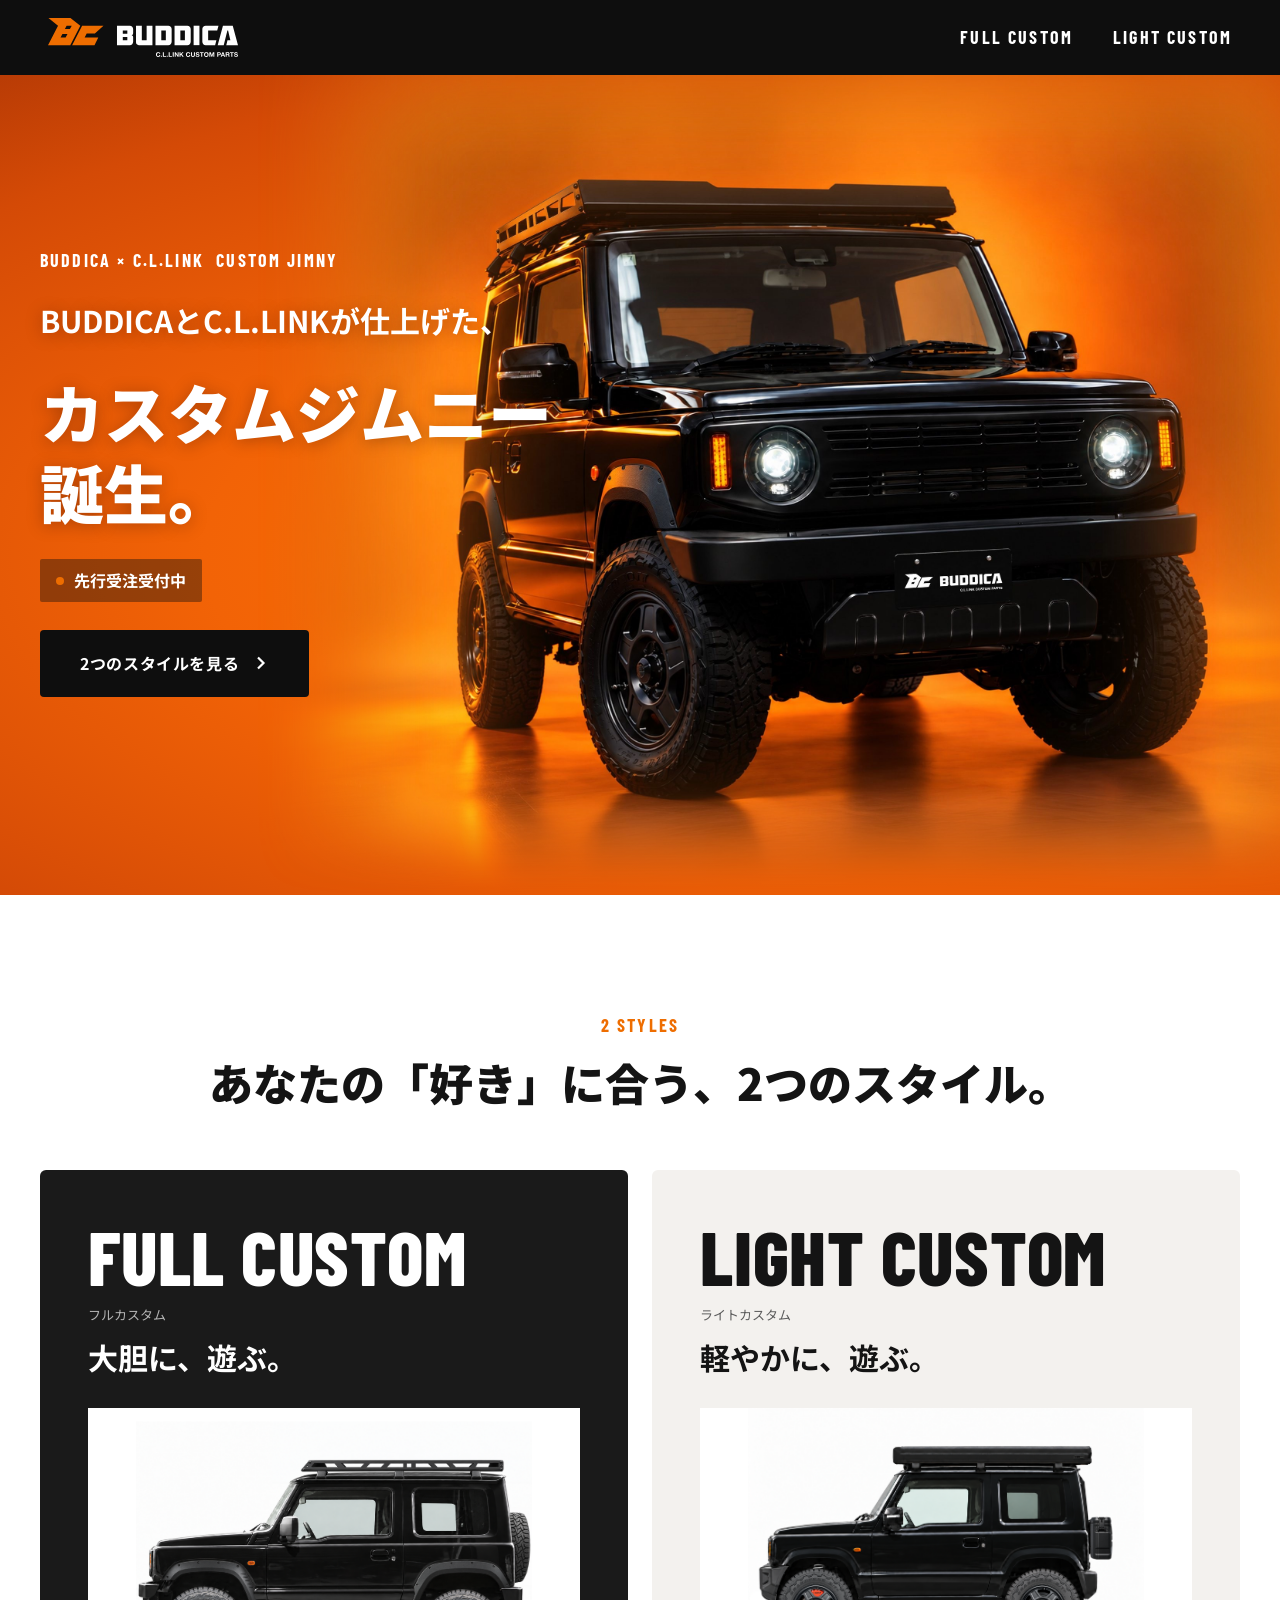
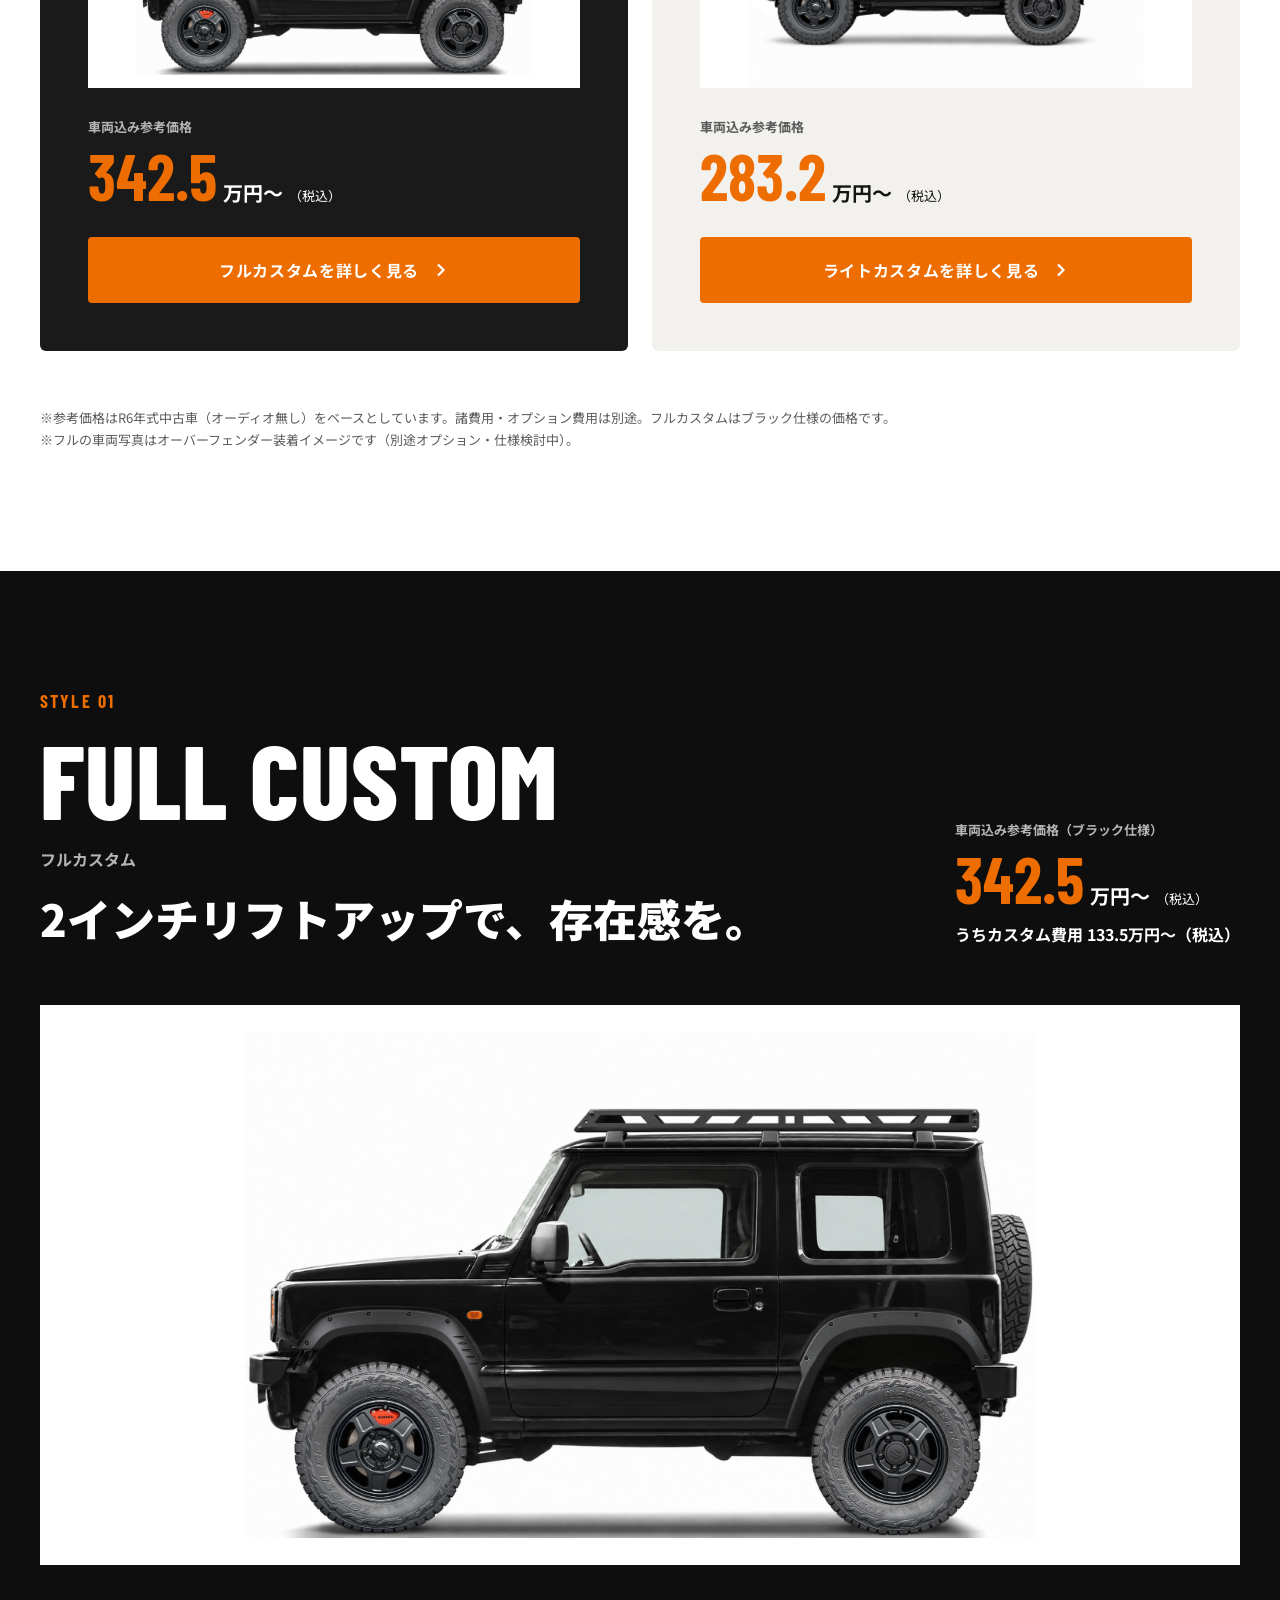
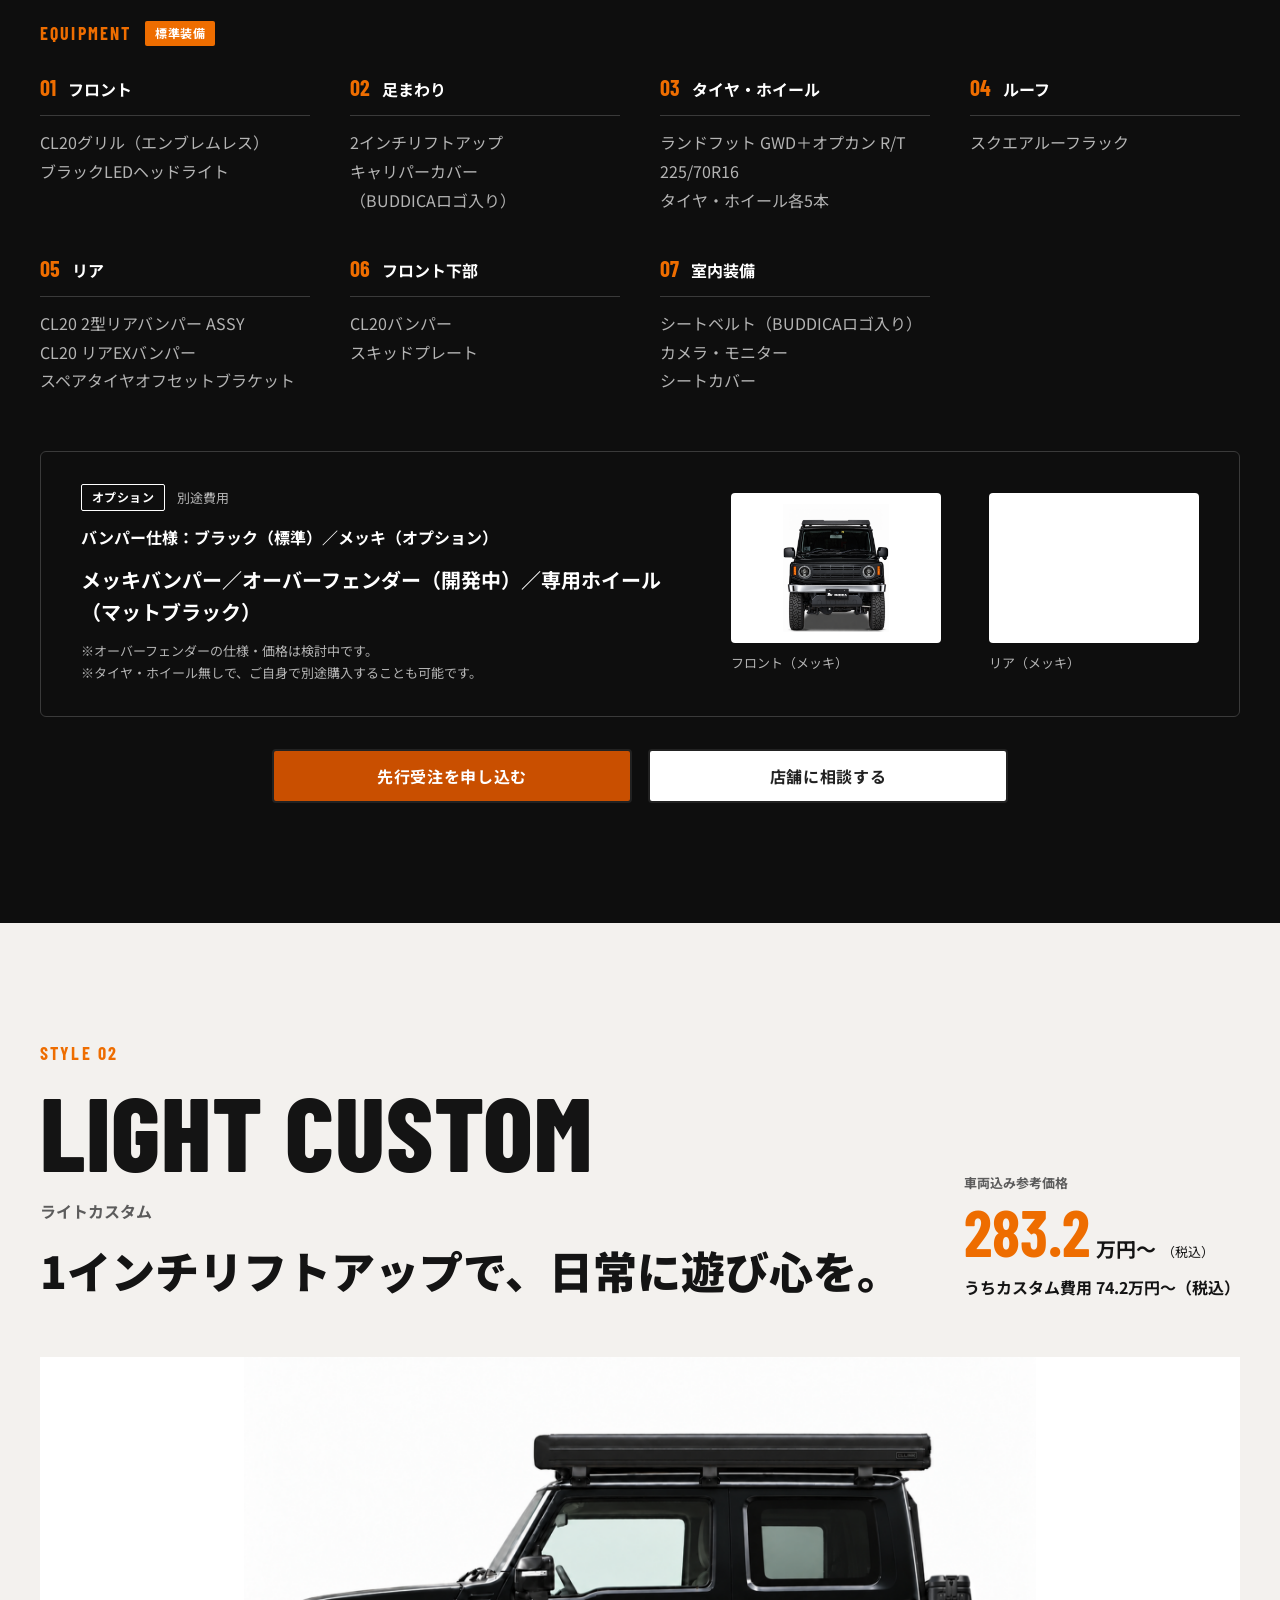
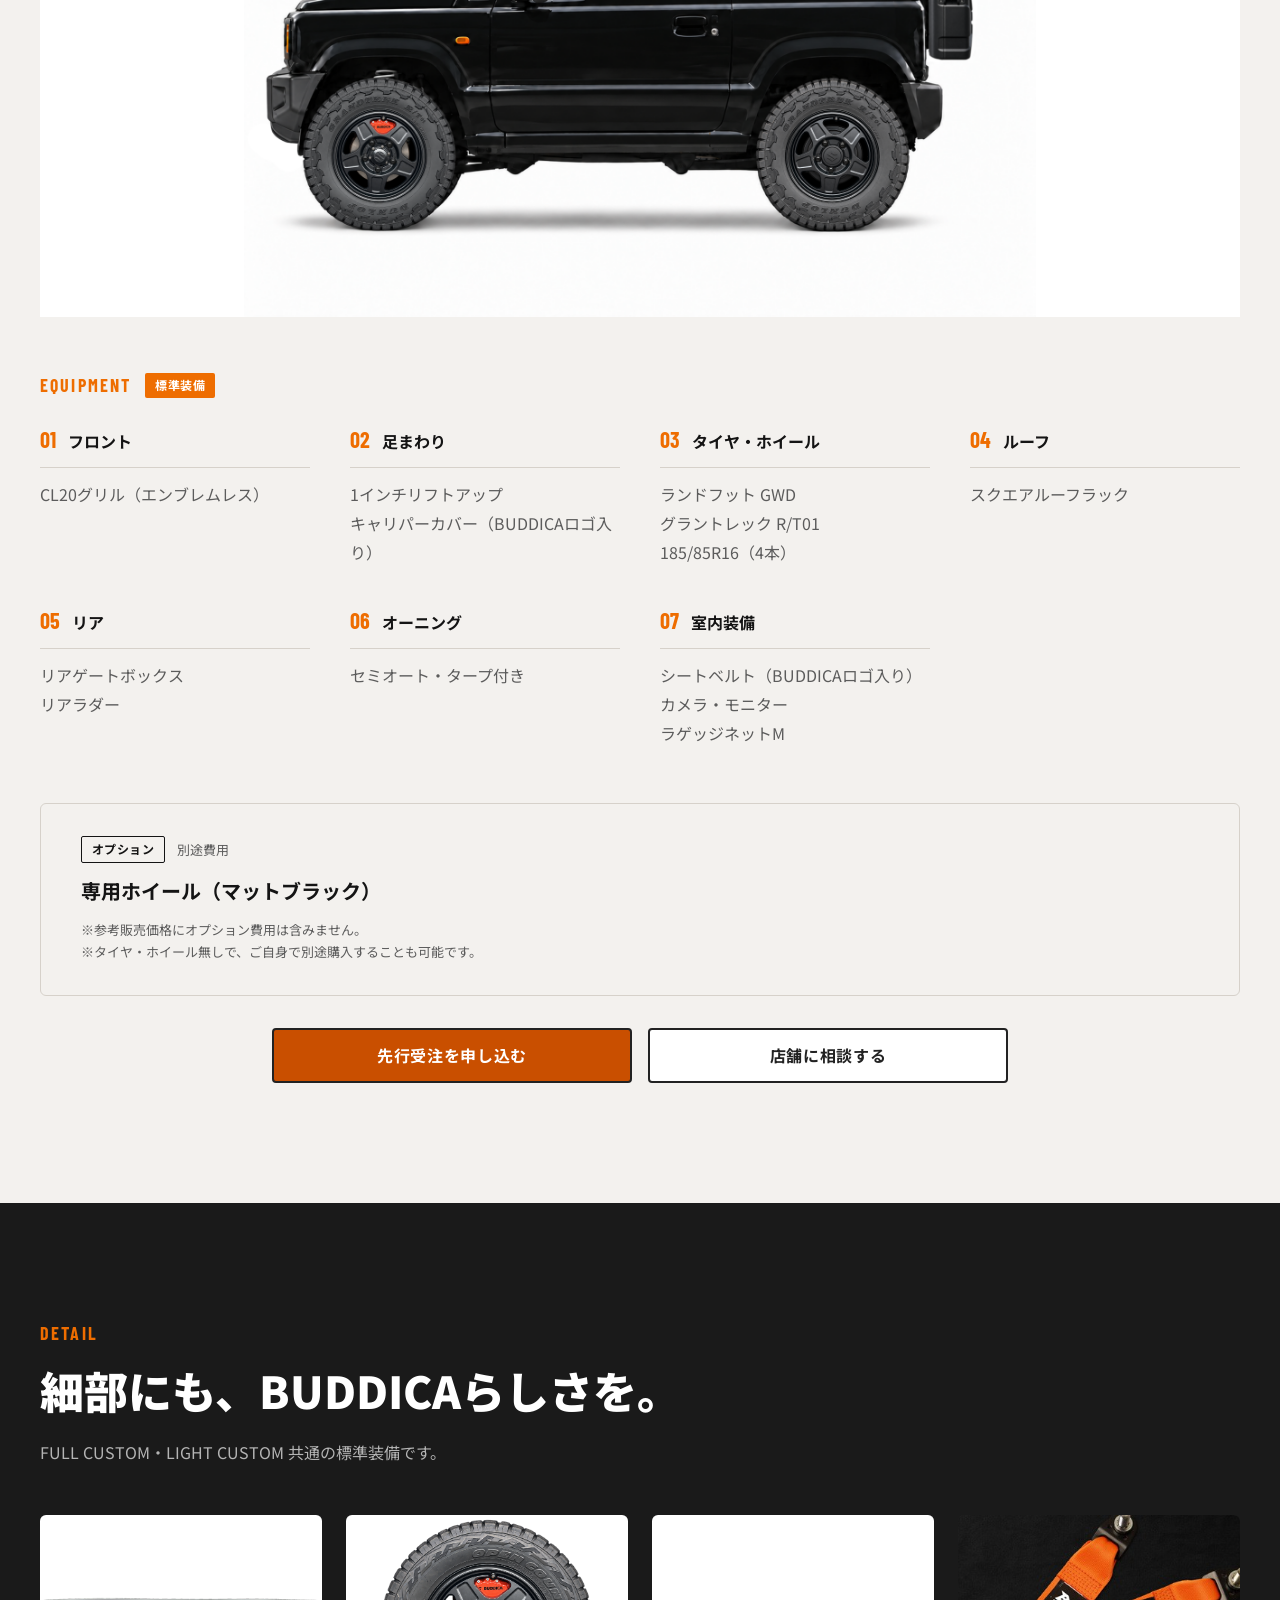
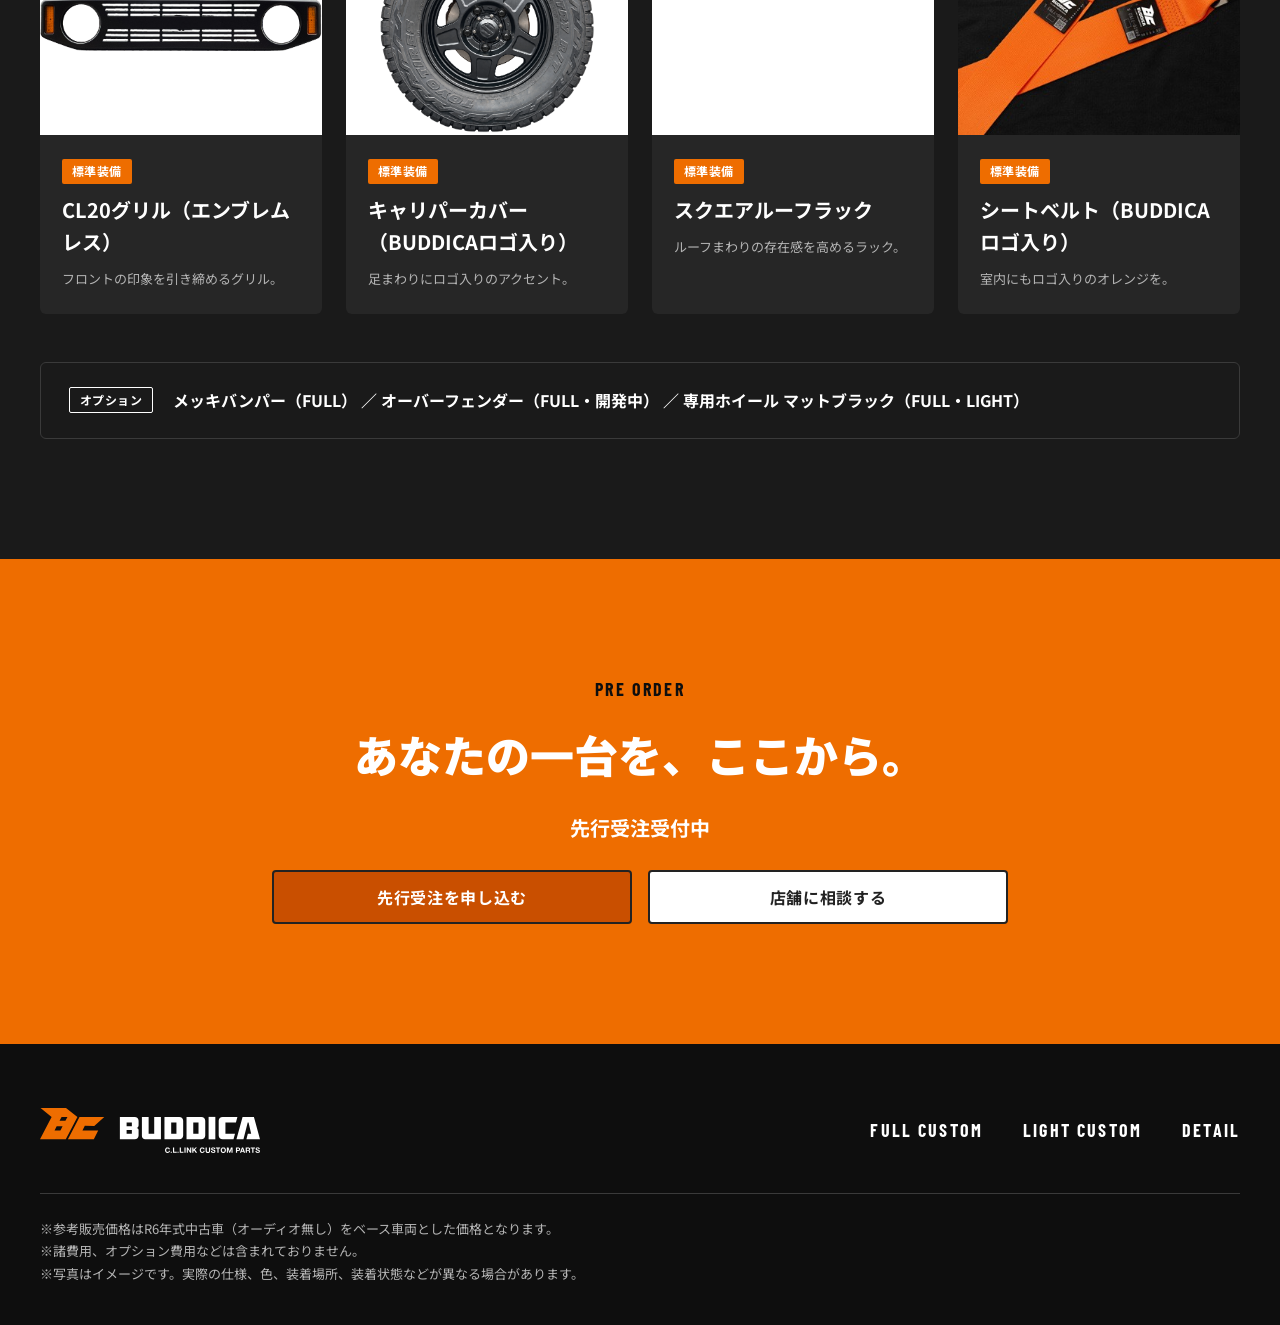
<file: public/jimny/index.html>
<!doctype html>
<html lang="ja"><head><meta charset="utf-8"><meta name="viewport" content="width=device-width,initial-scale=1"><meta name="robots" content="noindex,nofollow"><title>BUDDICA × C.L.LINK カスタムジムニー｜After_04確認用</title><meta name="description" content="BUDDICAとC.L.LINKが仕上げたカスタムジムニー。FULL CUSTOMとLIGHT CUSTOM、2つのスタイルをご紹介。"><link rel="icon" href="assets/favicon.svg" type="image/svg+xml">
<link rel="icon" href="assets/favicon-32.png" type="image/png" sizes="32x32">
<link rel="apple-touch-icon" href="assets/apple-touch-icon.png" sizes="180x180">
<meta property="og:type" content="website">
<meta property="og:locale" content="ja_JP">
<meta property="og:site_name" content="BUDDICA">
<meta property="og:title" content="BUDDICA × C.L.LINK カスタムジムニー">
<meta property="og:description" content="BUDDICAとC.L.LINKが仕上げたカスタムジムニー。FULL CUSTOMとLIGHT CUSTOM、2つのスタイルをご紹介。">
<meta property="og:url" content="https://fix-jimny-favicon-ogp.buddica-custom-jimny.pages.dev/jimny/">
<meta property="og:image" content="https://fix-jimny-favicon-ogp.buddica-custom-jimny.pages.dev/jimny/assets/ogp.png">
<meta property="og:image:type" content="image/png">
<meta property="og:image:width" content="1200">
<meta property="og:image:height" content="630">
<meta property="og:image:alt" content="BUDDICA × C.L.LINK カスタムジムニー誕生。オレンジの背景に黒いカスタムジムニー。">
<meta name="twitter:card" content="summary_large_image">
<meta name="twitter:title" content="BUDDICA × C.L.LINK カスタムジムニー">
<meta name="twitter:description" content="FULL CUSTOMとLIGHT CUSTOM、2つのスタイルをご紹介。">
<meta name="twitter:image" content="https://fix-jimny-favicon-ogp.buddica-custom-jimny.pages.dev/jimny/assets/ogp.png">
<meta name="twitter:image:alt" content="BUDDICA × C.L.LINK カスタムジムニー誕生。">
<link rel="stylesheet" href="style.css"></head><body>
<a class="skip-link" href="#main">本文へ移動</a>
<header><a href="#" aria-label="ページ先頭"><img src="assets/89c2d.svg" alt="BUDDICA × C.L.LINK" class="logo pc-logo" fetchpriority="high" decoding="async"><img src="assets/49323.svg" alt="BUDDICA × C.L.LINK" class="logo sp-logo" fetchpriority="high" decoding="async"></a><nav aria-label="メインナビゲーション"><a class="en" href="#full">FULL CUSTOM</a><a class="en" href="#light">LIGHT CUSTOM</a></nav></header>
<nav class="mobile-nav" aria-label="スタイル"><a href="#full">FULL CUSTOM</a><a href="#light">LIGHT CUSTOM</a></nav>
<main id="main"><section class="hero"><picture><source media="(max-width: 767px)" srcset="assets/0285e.png"><img src="assets/9fd0f.png" alt="BUDDICA × C.L.LINK カスタムジムニー完成車" class="hero-car" fetchpriority="high" decoding="async"></picture><div class="hero-copy"><p class="eyebrow">BUDDICA × C.L.LINK &nbsp;CUSTOM JIMNY</p><p class="hero-lead">BUDDICAとC.L.LINKが仕上げた、</p><h1>カスタムジムニー<br>誕生。</h1><p class="status"><picture><source media="(max-width:767px)" srcset="assets/47b59.svg"><img src="assets/5830c.svg" alt="" class="" fetchpriority="high" decoding="async"></picture>先行受注受付中</p><a href="#compare" class="button dark ">2つのスタイルを見る<img src="assets/fa62b.svg" alt="" class="arrow" fetchpriority="high" decoding="async"></a></div></section>
<section id="compare" class="section compare"><div class="wrap"><div class="center-heading"><p class="eyebrow">2 STYLES</p><h2>あなたの「好き」に合う、<br class="sp-only">2つのスタイル。</h2></div><div class="compare-grid"><article class="compare-card full"><div class="card-title"><h3>FULL CUSTOM</h3><p class="note">フルカスタム</p><p class="tagline">大胆に、遊ぶ。</p></div><img src="assets/87dab.png" alt="フルカスタム側面" class="compare-photo" loading="lazy" decoding="async"><div class="price"><p>車両込み参考価格</p><div><strong>342.5</strong><b>万円〜</b><small>（税込）</small></div></div><a href="#full" class="button  ">フルカスタムを詳しく見る<img src="assets/fa62b.svg" alt="" class="arrow" fetchpriority="high" decoding="async"></a></article><article class="compare-card light"><div class="card-title"><h3>LIGHT CUSTOM</h3><p class="note">ライトカスタム</p><p class="tagline">軽やかに、遊ぶ。</p></div><img src="assets/f68a7.png" alt="ライトカスタム側面" class="compare-photo" loading="lazy" decoding="async"><div class="price"><p>車両込み参考価格</p><div><strong>283.2</strong><b>万円〜</b><small>（税込）</small></div></div><a href="#light" class="button  ">ライトカスタムを詳しく見る<img src="assets/fa62b.svg" alt="" class="arrow" fetchpriority="high" decoding="async"></a></article></div><p class="note">※参考価格はR6年式中古車（オーディオ無し）をベースとしています。諸費用・オプション費用は別途。フルカスタムはブラック仕様の価格です。<br>※フルの車両写真はオーバーフェンダー装着イメージです（別途オプション・仕様検討中）。</p></div></section>
<section id="full" class="section style-section full"><div class="wrap"><div class="style-heading"><div><p class="eyebrow">STYLE 01</p><h2>FULL CUSTOM</h2><p class="sub">フルカスタム</p><h3>2インチリフトアップで、<br class="sp-only">存在感を。</h3></div><div class="style-price"><div class="price"><p>車両込み参考価格（ブラック仕様）</p><div><strong>342.5</strong><b>万円〜</b><small>（税込）</small></div></div><p class="bold">うちカスタム費用 133.5万円〜（税込）</p></div></div><img src="assets/87dab.png" alt="フルカスタム側面" class="style-photo" loading="lazy" decoding="async"><div class="equipment"><div class="equipment-heading"><p class="eyebrow">EQUIPMENT</p><span class="badge ">標準装備</span></div><div class="spec-grid"><div class="spec-item"><h4><span>01</span>フロント</h4><p>CL20グリル（エンブレムレス）<br>ブラックLEDヘッドライト</p></div><div class="spec-item"><h4><span>02</span>足まわり</h4><p>2インチリフトアップ<br>キャリパーカバー<br>（BUDDICAロゴ入り）</p></div><div class="spec-item"><h4><span>03</span>タイヤ・ホイール</h4><p>ランドフット GWD＋オプカン R/T<br>225/70R16<br>タイヤ・ホイール各5本</p></div><div class="spec-item"><h4><span>04</span>ルーフ</h4><p>スクエアルーフラック</p></div><div class="spec-item"><h4><span>05</span>リア</h4><p>CL20 2型リアバンパー ASSY<br>CL20 リアEXバンパー<br>スペアタイヤオフセットブラケット</p></div><div class="spec-item"><h4><span>06</span>フロント下部</h4><p>CL20バンパー<br>スキッドプレート</p></div><div class="spec-item"><h4><span>07</span>室内装備</h4><p>シートベルト（BUDDICAロゴ入り）<br>カメラ・モニター<br>シートカバー</p></div></div></div><div class="option-panel"><div class="option-copy"><div class="option-head"><span class="badge option">オプション</span><span class="note">別途費用</span></div><p class="bold">バンパー仕様：ブラック（標準）／メッキ（オプション）</p><h4>メッキバンパー／オーバーフェンダー（開発中）／専用ホイール（マットブラック）</h4><p class="note">※オーバーフェンダーの仕様・価格は検討中です。<br>※タイヤ・ホイール無しで、ご自身で別途購入することも可能です。</p></div><div class="option-photos"><figure><img src="assets/d333a.png" alt="フロント（メッキ）" class="" loading="lazy" decoding="async"><figcaption>フロント（メッキ）</figcaption></figure><figure><img src="assets/24bf9.png" alt="リア（メッキ）" class="" loading="lazy" decoding="async"><figcaption>リア（メッキ）</figcaption></figure></div></div><div class="order-actions"><a class="button" href="https://forms.gle/vwnUPVFg4cSxxeyW6">先行受注を申し込む</a><a class="button store-link" href="https://www.buddica.jp/store/">店舗に相談する</a></div></div></section><section id="light" class="section style-section light"><div class="wrap"><div class="style-heading"><div><p class="eyebrow">STYLE 02</p><h2>LIGHT CUSTOM</h2><p class="sub">ライトカスタム</p><h3>1インチリフトアップで、<br class="sp-only">日常に遊び心を。</h3></div><div class="style-price"><div class="price"><p>車両込み参考価格</p><div><strong>283.2</strong><b>万円〜</b><small>（税込）</small></div></div><p class="bold">うちカスタム費用 74.2万円〜（税込）</p></div></div><img src="assets/f68a7.png" alt="ライトカスタム側面" class="style-photo" loading="lazy" decoding="async"><div class="equipment"><div class="equipment-heading"><p class="eyebrow">EQUIPMENT</p><span class="badge ">標準装備</span></div><div class="spec-grid"><div class="spec-item"><h4><span>01</span>フロント</h4><p>CL20グリル（エンブレムレス）</p></div><div class="spec-item"><h4><span>02</span>足まわり</h4><p>1インチリフトアップ<br>キャリパーカバー（BUDDICAロゴ入り）</p></div><div class="spec-item"><h4><span>03</span>タイヤ・ホイール</h4><p>ランドフット GWD<br>グラントレック R/T01<br>185/85R16（4本）</p></div><div class="spec-item"><h4><span>04</span>ルーフ</h4><p>スクエアルーフラック</p></div><div class="spec-item"><h4><span>05</span>リア</h4><p>リアゲートボックス<br>リアラダー</p></div><div class="spec-item"><h4><span>06</span>オーニング</h4><p>セミオート・タープ付き</p></div><div class="spec-item"><h4><span>07</span>室内装備</h4><p>シートベルト（BUDDICAロゴ入り）<br>カメラ・モニター<br>ラゲッジネットM</p></div></div></div><div class="option-panel"><div class="option-copy"><div class="option-head"><span class="badge option">オプション</span><span class="note">別途費用</span></div><h4>専用ホイール（マットブラック）</h4><p class="note">※参考販売価格にオプション費用は含みません。<br>※タイヤ・ホイール無しで、ご自身で別途購入することも可能です。</p></div></div><div class="order-actions"><a class="button" href="https://forms.gle/vwnUPVFg4cSxxeyW6">先行受注を申し込む</a><a class="button store-link" href="https://www.buddica.jp/store/">店舗に相談する</a></div></div></section>
<section id="detail" class="section detail"><div class="wrap"><div class="detail-heading"><p class="eyebrow">DETAIL</p><h2>細部にも、<br class="sp-only">BUDDICAらしさを。</h2><p class="sub">FULL CUSTOM・LIGHT CUSTOM <br class="sp-only">共通の標準装備です。</p></div><div class="detail-grid"><article class="detail-card"><img src="assets/ef86f.png" alt="CL20グリル（エンブレムレス）" class="" loading="lazy" decoding="async"><div><span class="badge ">標準装備</span><h3>CL20グリル（エンブレムレス）</h3><p class="note">フロントの印象を引き締めるグリル。</p></div></article><article class="detail-card"><img src="assets/00ac3.png" alt="キャリパーカバー（BUDDICAロゴ入り）" class="" loading="lazy" decoding="async"><div><span class="badge ">標準装備</span><h3>キャリパーカバー（BUDDICAロゴ入り）</h3><p class="note">足まわりにロゴ入りのアクセント。</p></div></article><article class="detail-card"><img src="assets/233d9.png" alt="スクエアルーフラック" class="" loading="lazy" decoding="async"><div><span class="badge ">標準装備</span><h3>スクエアルーフラック</h3><p class="note">ルーフまわりの存在感を高めるラック。</p></div></article><article class="detail-card"><img src="assets/353c5.png" alt="シートベルト（BUDDICAロゴ入り）" class="cover" loading="lazy" decoding="async"><div><span class="badge ">標準装備</span><h3>シートベルト（BUDDICAロゴ入り）</h3><p class="note">室内にもロゴ入りのオレンジを。</p></div></article></div><div class="option-strip"><span class="badge option">オプション</span><p>メッキバンパー（FULL）<span> ／ </span>オーバーフェンダー（FULL・開発中）<span> ／ </span>専用ホイール マットブラック（FULL・LIGHT）</p></div></div></section>
<section class="section final-cta"><div class="wrap"><p class="eyebrow">PRE ORDER</p><h2>あなたの一台を、<br class="sp-only">ここから。</h2><p>先行受注受付中</p><div class="order-actions"><a class="button" href="https://forms.gle/vwnUPVFg4cSxxeyW6">先行受注を申し込む</a><a class="button store-link" href="https://www.buddica.jp/store/">店舗に相談する</a></div></div></section></main>
<footer><div class="wrap"><div class="footer-top"><a href="#" aria-label="ページ先頭"><img src="assets/596a9.svg" alt="BUDDICA × C.L.LINK" class="pc-footer" loading="lazy" decoding="async"><img src="assets/55995.svg" alt="BUDDICA × C.L.LINK" class="sp-footer" loading="lazy" decoding="async"></a><nav aria-label="フッターナビゲーション"><a class="en" href="#full">FULL CUSTOM</a><a class="en" href="#light">LIGHT CUSTOM</a><a class="en" href="#detail">DETAIL</a><div class="order-actions"><a class="button" href="https://forms.gle/vwnUPVFg4cSxxeyW6">先行受注を申し込む</a><a class="button store-link" href="https://www.buddica.jp/store/">店舗に相談する</a></div></nav></div><p class="note">※参考販売価格はR6年式中古車（オーディオ無し）をベース車両とした価格となります。<br>※諸費用、オプション費用などは含まれておりません。<br>※写真はイメージです。実際の仕様、色、装着場所、装着状態などが異なる場合があります。</p></div></footer>
<div class="fixed-cta"><div class="order-actions"><a class="button" href="https://forms.gle/vwnUPVFg4cSxxeyW6">先行受注を申し込む</a><a class="button store-link" href="https://www.buddica.jp/store/">店舗に相談する</a></div></div>
<dialog id="contact-dialog" aria-labelledby="dialog-title"><h2 id="dialog-title">確認用ページです</h2><p>先行受注フォームは現在準備中です。<br>このページからお問い合わせは送信されません。</p><form method="dialog"><button class="button dark">閉じる</button></form></dialog><script src="app.js" defer></script></body></html>
</file>
<file: public/jimny/style.css>
@import url('https://fonts.googleapis.com/css2?family=Barlow+Condensed:wght@700;800&family=Noto+Sans+JP:wght@400;700;900&display=swap');
:root{--orange:#ee6d00;--black:#0e0e0e;--neutral:#f3f1ee;--sub:#b4b4b4;--line:#3a3a3a}*{box-sizing:border-box}html{scroll-behavior:smooth;scroll-padding-top:24px}body{margin:0;background:var(--black);color:white;font-family:'Noto Sans JP',sans-serif;font-size:16px;line-height:1.8}h1,h2,h3,h4,p,figure{margin:0}a{color:inherit;text-decoration:none}button{font:inherit;cursor:pointer}img{display:block;max-width:100%}button,a{-webkit-tap-highlight-color:transparent}a:focus-visible,button:focus-visible{outline:3px solid #5cbeff;outline-offset:5px}.button{display:inline-flex;align-items:center;justify-content:center;gap:14px;padding:22px 40px;background:var(--orange);color:white;border:0;border-radius:4px;font-size:16px;line-height:1.4;font-weight:700;letter-spacing:.04em;transition:filter .15s}.button:hover{filter:brightness(1.12)}.button.dark{background:var(--black)}.button.small{font-size:14px;padding:11px 18px}.arrow{width:16px;height:16px;flex:none}.en,.eyebrow,.mobile-nav,h3.en{font-family:'Barlow Condensed',sans-serif;font-weight:700;line-height:1.2;letter-spacing:.12em}.eyebrow{color:var(--orange);font-size:18px}.section{padding:120px max(32px,calc((100% - 1200px)/2))}.wrap{width:100%;max-width:1200px;margin:auto}.wrap>*+*{margin-top:56px}h2{font-size:44px;line-height:1.4;font-weight:900}.note{font-size:13px;line-height:1.7;color:var(--sub)}.bold{font-weight:700}.sub{color:var(--sub)}header{padding:18px 48px;display:flex;align-items:center;justify-content:space-between;gap:24px}header nav,footer nav{display:flex;align-items:center;gap:40px}header nav .en,footer nav .en{font-size:18px}.logo{width:190px;height:38.857px}.sp-logo,.sp-footer,.mobile-nav,.sp-only,.fixed-cta{display:none}.hero{position:relative;height:820px;overflow:hidden;background:radial-gradient(ellipse 1500px 630.77px at 68.75% 58.46%,#ff7a06 0%,#f26306 45%,#d44a06 80%,#b23805 100%)}.hero-car{position:absolute;width:1110px;max-width:none;height:925px;object-fit:cover;right:-80px;top:calc(50% - 510px)}.hero-copy{position:absolute;left:max(40px,calc((100% - 1280px)/2));top:175px;display:flex;flex-direction:column;align-items:flex-start;gap:28px}.hero-copy .eyebrow{color:white}.hero-lead{font-size:30px;font-weight:700;line-height:1.45}.hero h1{font-size:64px;line-height:1.25;font-weight:900}.hero-lead,.hero h1{text-shadow:0 2px 16px #40120059}.status{display:flex;align-items:center;gap:10px;background:#0e0e0e66;padding:8px 16px;border-radius:2px;font-weight:700;line-height:1.7}.status img{width:8px;height:8px}.compare{background:white;color:#141414}.center-heading{text-align:center}.center-heading h2{margin-top:16px}.compare-grid{display:grid;grid-template-columns:1fr 1fr;gap:24px}.compare-card{display:flex;flex-direction:column;gap:28px;padding:48px;border-radius:6px;min-width:0}.compare-card.full{background:#1a1a1a;color:white}.light{background:var(--neutral);color:#141414;--sub:#5c5c5c;--line:#d6d1ca}.compare-card h3{font-family:'Barlow Condensed',sans-serif;font-size:76px;line-height:1;font-weight:800;letter-spacing:.01em;white-space:nowrap}.card-title>*+*{margin-top:10px}.tagline{font-size:30px;font-weight:700;line-height:1.45}.compare-photo{height:280px;width:100%;object-fit:contain;background:white}.price>p{font-size:13px;font-weight:700;line-height:1.7;color:var(--sub)}.price>div{display:flex;align-items:baseline;gap:6px;margin-top:6px;white-space:nowrap}.price strong{font-family:'Barlow Condensed',sans-serif;font-size:64px;line-height:1;color:var(--orange)}.price b{font-size:20px;line-height:1.6}.price small{font-size:13px}.compare .wrap>.note{color:#5c5c5c}.style-heading{display:flex;justify-content:space-between;align-items:flex-end;gap:24px}.style-heading h2{font-family:'Barlow Condensed',sans-serif;font-size:104px;font-weight:800;line-height:1;letter-spacing:.01em;margin-top:14px}.style-heading .sub{font-weight:700;margin-top:14px}.style-heading h3{font-size:44px;line-height:1.4;font-weight:900;margin-top:14px;white-space:nowrap}.style-price{flex:none}.style-price>.bold{margin-top:8px}.style-photo{width:100%;height:560px;object-fit:contain;background:white}.equipment-heading{display:flex;align-items:center;gap:14px}.badge{display:inline-block;align-self:flex-start;background:var(--orange);color:white;padding:4px 10px;border-radius:2px;font-size:12px;font-weight:700;line-height:1.4;letter-spacing:.04em;white-space:nowrap}.badge.option{background:transparent;border:1px solid currentColor;color:inherit}.spec-grid{display:grid;grid-template-columns:repeat(4,minmax(0,1fr));gap:40px;margin-top:28px}.spec-item h4{display:flex;gap:12px;align-items:baseline;border-bottom:1px solid var(--line);padding-bottom:12px;font-size:16px;line-height:1.7}.spec-item h4 span{font-family:'Barlow Condensed';color:var(--orange);font-size:22px;line-height:1.2}.spec-item>p{color:var(--sub);margin-top:12px;font-size:16px;line-height:1.8}.option-panel{display:flex;gap:48px;align-items:center;border:1px solid var(--line);border-radius:6px;padding:32px 40px}.option-copy{flex:1;min-width:0}.option-copy>*+*{margin-top:12px}.option-copy h4{font-size:20px;line-height:1.6}.option-head{display:flex;align-items:center;gap:12px}.option-photos{display:flex;gap:48px}.option-photos img{width:210px;height:150px;object-fit:contain;background:white;border-radius:4px}.option-photos figcaption{font-size:13px;color:var(--sub);margin-top:8px}.detail{background:#1a1a1a}.detail .wrap>*+*{margin-top:48px}.detail-heading>*+*{margin-top:16px}.detail-grid{display:grid;grid-template-columns:repeat(4,minmax(0,1fr));gap:24px}.detail-card{background:#262626;border-radius:6px;overflow:hidden}.detail-card>img{width:100%;height:220px;object-fit:contain;background:white}.detail-card>img.cover{object-fit:cover}.detail-card>div{padding:20px 22px 24px}.detail-card h3{font-size:20px;line-height:1.6;margin-top:10px}.detail-card .note{margin-top:10px}.option-strip{border:1px solid var(--line);padding:24px 28px;border-radius:6px;display:flex;align-items:center;gap:20px}.option-strip p{font-weight:700;font-size:16px;line-height:1.7}.final-cta{background:var(--orange);text-align:center}.final-cta .wrap>*+*{margin-top:24px}.final-cta .eyebrow{color:var(--black)}.final-cta p:not(.eyebrow){font-size:20px;font-weight:700}.final-cta .button{min-width:360px}footer{padding:64px max(32px,calc((100% - 1200px)/2)) 40px}.footer-top{display:flex;align-items:center;justify-content:space-between;gap:24px;padding-bottom:40px;border-bottom:1px solid var(--line)}.pc-footer{width:220px;height:auto}.text-button{background:none;border:0;padding:0;color:inherit;font-weight:700;font-size:16px}footer .wrap>.note{margin-top:24px}.fixed-cta{z-index:10}.skip-link{position:fixed;top:-100px;left:16px;background:white;color:black;z-index:30}.skip-link:focus{top:16px}dialog{border:0;border-radius:8px;padding:32px;max-width:min(500px,calc(100% - 32px));color:#141414}dialog::backdrop{background:#0009}dialog h2{font-size:24px}dialog p{margin:20px 0}dialog form{text-align:right}
@media(min-width:768px) and (max-width:1250px){.section{padding:88px 40px}.hero{height:700px}.hero-car{width:940px;height:783px;right:-140px;top:-45px}.hero-copy{top:140px;gap:22px}.hero h1{font-size:52px}.hero-lead{font-size:24px}.compare-card{padding:32px}.compare-card h3{font-size:60px}.style-heading h2{font-size:80px}.style-heading h3{font-size:30px}.style-price>.bold{font-size:13px}.option-panel{gap:24px;padding:28px}.option-photos{gap:16px}.option-photos img{width:150px}.detail-grid{gap:16px}.detail-card>div{padding:20px 16px}.detail-card h3{font-size:16px}.spec-grid{gap:24px}.spec-item>p{font-size:14px}footer nav{gap:24px}}
@media(max-width:767px){body{font-size:15px}header{padding:12px 12px 12px 16px;gap:10px}header nav{gap:0}header nav .en,.pc-logo,.pc-footer{display:none}.sp-logo,.sp-footer{display:block}.logo{width:138px;height:28.222px}.button.small{padding:11px 18px;font-size:14px}.mobile-nav{display:flex;background:#1a1a1a}.mobile-nav a{flex:1;text-align:center;padding:12px 0;font-size:15px;letter-spacing:.12em}.mobile-nav a+a{border-left:1px solid #3a3a3a}.hero{height:760px;background:radial-gradient(ellipse 406.25px 584.62px at 68.75% 58.46%,#ff7a06 0%,#f26306 45%,#d44a06 80%,#b23805 100%)}.hero-car{width:540px;height:450px;top:250px;left:calc(50% - 273px);right:auto}.hero-copy{left:20px;right:20px;top:36px;gap:16px;overflow:visible}.hero-copy .eyebrow{font-size:15px;letter-spacing:1.8px;color:var(--black)}.hero-lead{font-size:21px;line-height:1.5;white-space:nowrap}.hero h1{font-size:36px;line-height:1.3}.status{padding:6px 12px;font-size:15px;gap:8px}.status img{width:7px;height:7px}.hero-copy>.button{position:absolute;top:648px;width:100%}.button{padding:17px 28px;gap:12px;font-size:15px;line-height:1.4}.section{padding:72px 20px}.wrap>*+*{margin-top:32px}h2{font-size:26px;line-height:1.45}.eyebrow{font-size:15px;letter-spacing:1.8px}.center-heading h2{margin-top:12px}.sp-only{display:block}.compare-grid{grid-template-columns:1fr;gap:16px}.compare-card{padding:28px 24px;gap:20px}.compare-card h3{font-size:52px}.card-title>*+*{margin-top:8px}.note{font-size:12px}.tagline{font-size:21px;line-height:1.5}.compare-photo{height:172px}.price>p{font-size:12px}.price>div{gap:4px}.price strong{font-size:48px}.price b{font-size:16px}.price small{font-size:12px}.style-section .wrap{display:flex;flex-direction:column;gap:28px}.style-section .wrap>*{margin-top:0}.style-heading{display:contents}.style-heading>div:first-child{order:0}.style-heading h2{font-size:52px;margin-top:10px}.style-heading .sub{font-size:12px;margin-top:10px}.style-heading h3{font-size:26px;line-height:1.45;white-space:normal;margin-top:10px}.style-photo{height:200px;order:1}.style-price{order:2}.style-price>.bold{font-size:15px;line-height:1.7;margin-top:8px}.equipment{order:3}.equipment-heading{gap:12px}.spec-grid{grid-template-columns:1fr;gap:20px;margin-top:20px}.spec-item h4{font-size:15px;gap:10px;padding-bottom:10px}.spec-item h4 span{font-size:18px}.spec-item>p{font-size:15px;margin-top:8px}.option-panel{order:4;flex-direction:column;align-items:stretch;gap:20px;padding:20px}.option-copy h4{font-size:16px}.option-copy .bold{font-size:15px}.option-photos{display:grid;grid-template-columns:1fr 1fr;gap:12px}.option-photos img{width:100%;height:120px}.option-photos figcaption{font-size:12px}.option-head{gap:10px}.detail .wrap>*+*{margin-top:28px}.detail-heading>*+*{margin-top:12px}.detail-grid{grid-template-columns:1fr;gap:16px}.detail-card>div{padding:20px 20px 24px}.detail-card h3{font-size:16px}.detail-card>img{height:220px}.option-strip{flex-direction:column;align-items:flex-start;gap:10px;padding:18px 20px}.option-strip p{font-size:15px}.option-strip p span{display:block;font-size:0}.final-cta .wrap>*+*{margin-top:20px}.final-cta p:not(.eyebrow){font-size:16px}.final-cta .button{width:100%;min-width:0}footer{padding:48px 20px 120px}.footer-top{align-items:flex-start;flex-direction:column;gap:24px;padding-bottom:24px}.sp-footer{width:170px;height:34.767px}footer nav{align-items:flex-start;flex-direction:column;gap:16px}footer nav .en{font-size:15px}.text-button{font-size:15px}.fixed-cta{display:block;position:fixed;bottom:0;left:0;right:0;padding:12px 16px max(12px,env(safe-area-inset-bottom));background:#0e0e0ef0;box-shadow:0 -4px 8px #0004}.fixed-cta .button{width:100%}dialog h2{font-size:22px}}
@media(max-width:374px){.hero-lead{font-size:18px}.hero-copy .eyebrow{font-size:13px}.hero h1{font-size:32px}.compare-card h3{font-size:44px}.button{padding-left:16px;padding-right:16px;font-size:14px}h2,.style-heading h3{font-size:23px}header .button.small{padding:11px 10px;font-size:12px}.style-heading h2{font-size:48px}}
@media(prefers-reduced-motion:reduce){html{scroll-behavior:auto}.button{transition:none}}

.order-actions {display:grid; gap:8px; width:min(100%, 360px); margin-inline:auto}
.order-actions .button {min-width:0; width:100%; padding:14px 18px; border:2px solid #222; background:#c94f00; color:white; white-space:nowrap}
.order-actions .store-link {background:white; color:#222}
footer .order-actions {width:auto}
footer .order-actions .button {padding:8px 16px; font-size:14px}
@media (max-width:767px) {
  .fixed-cta .order-actions {width:100%; gap:6px}
  .fixed-cta .button {padding:10px 16px}
  footer {padding-bottom:calc(140px + env(safe-area-inset-bottom))}
  html {scroll-padding-bottom:140px}
}

.style-section .order-actions {display:none}
@media (min-width:768px) {
  footer .order-actions {display:none}
  .style-section .order-actions, .final-cta .order-actions {
    display:grid;
    grid-template-columns:repeat(2,minmax(0,1fr));
    width:min(100%,736px);
    gap:16px;
  }
  .style-section .order-actions {margin-top:32px}
}
</file>
